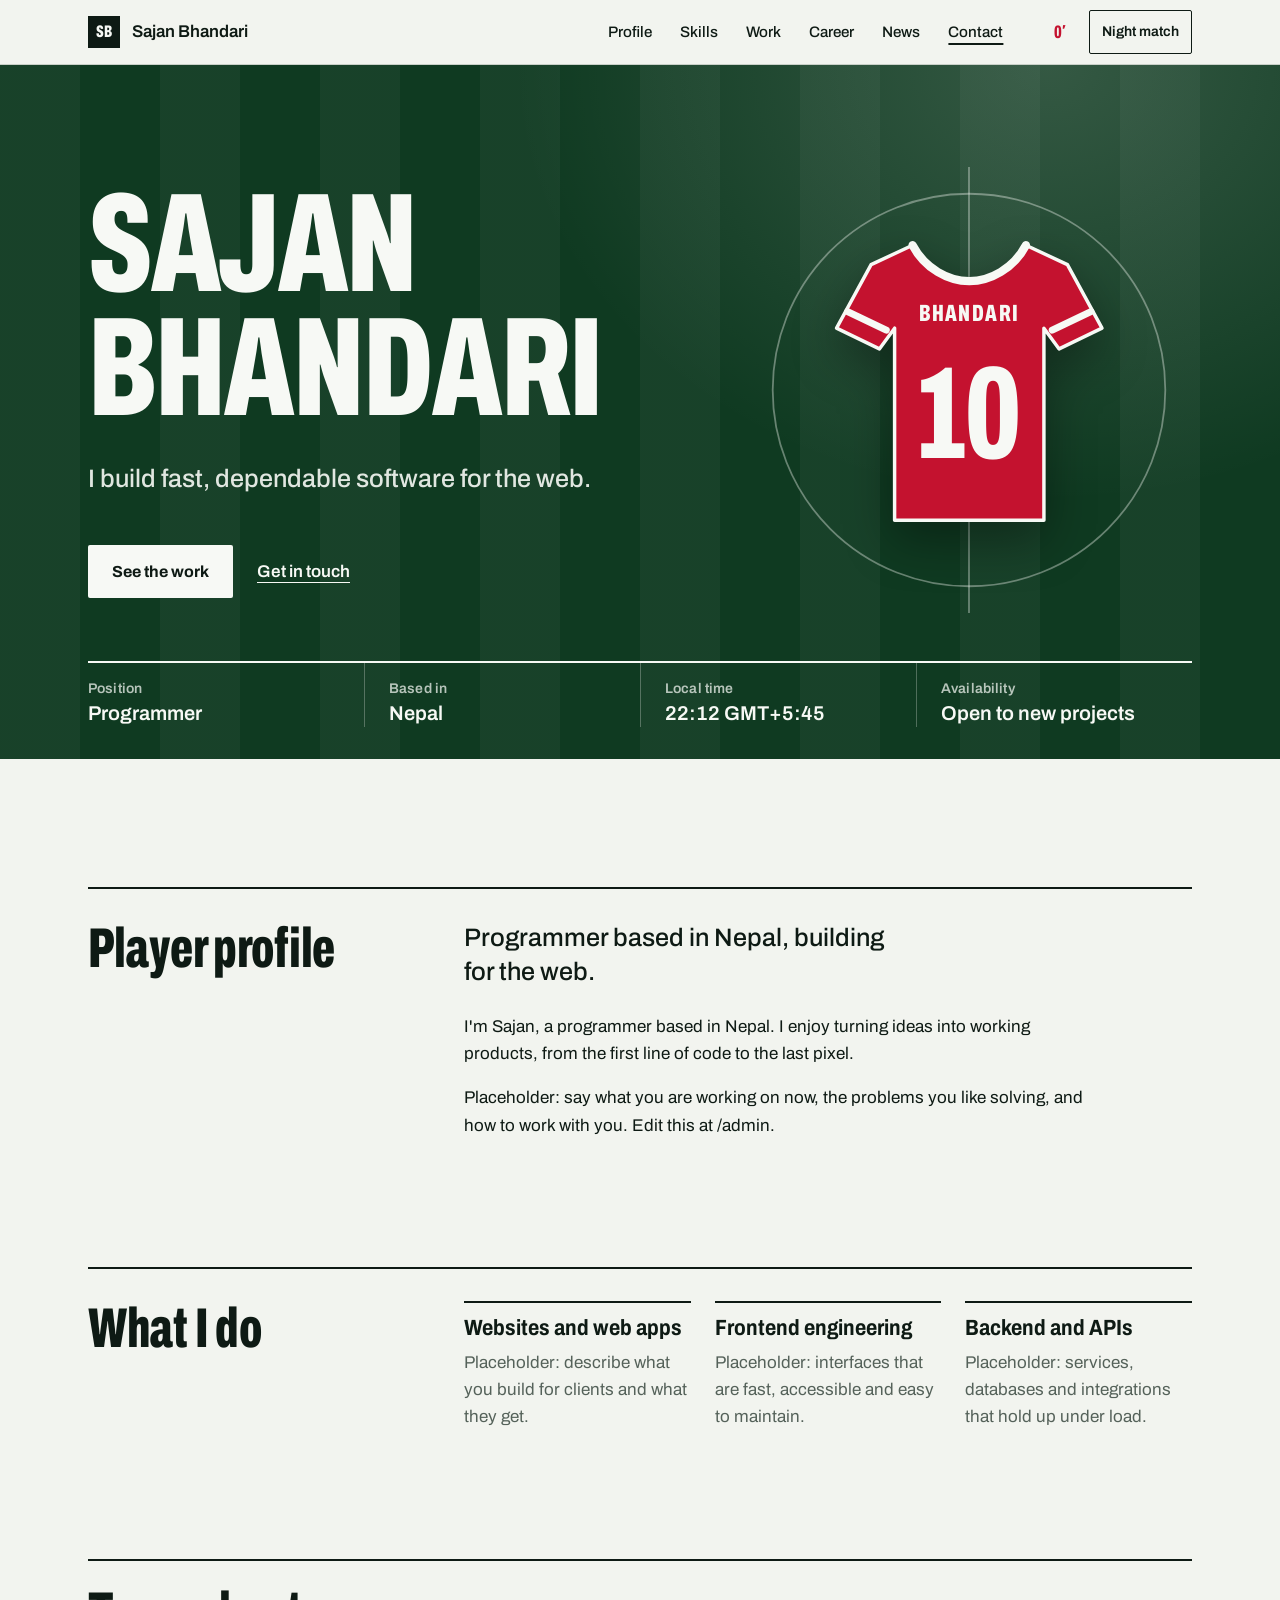
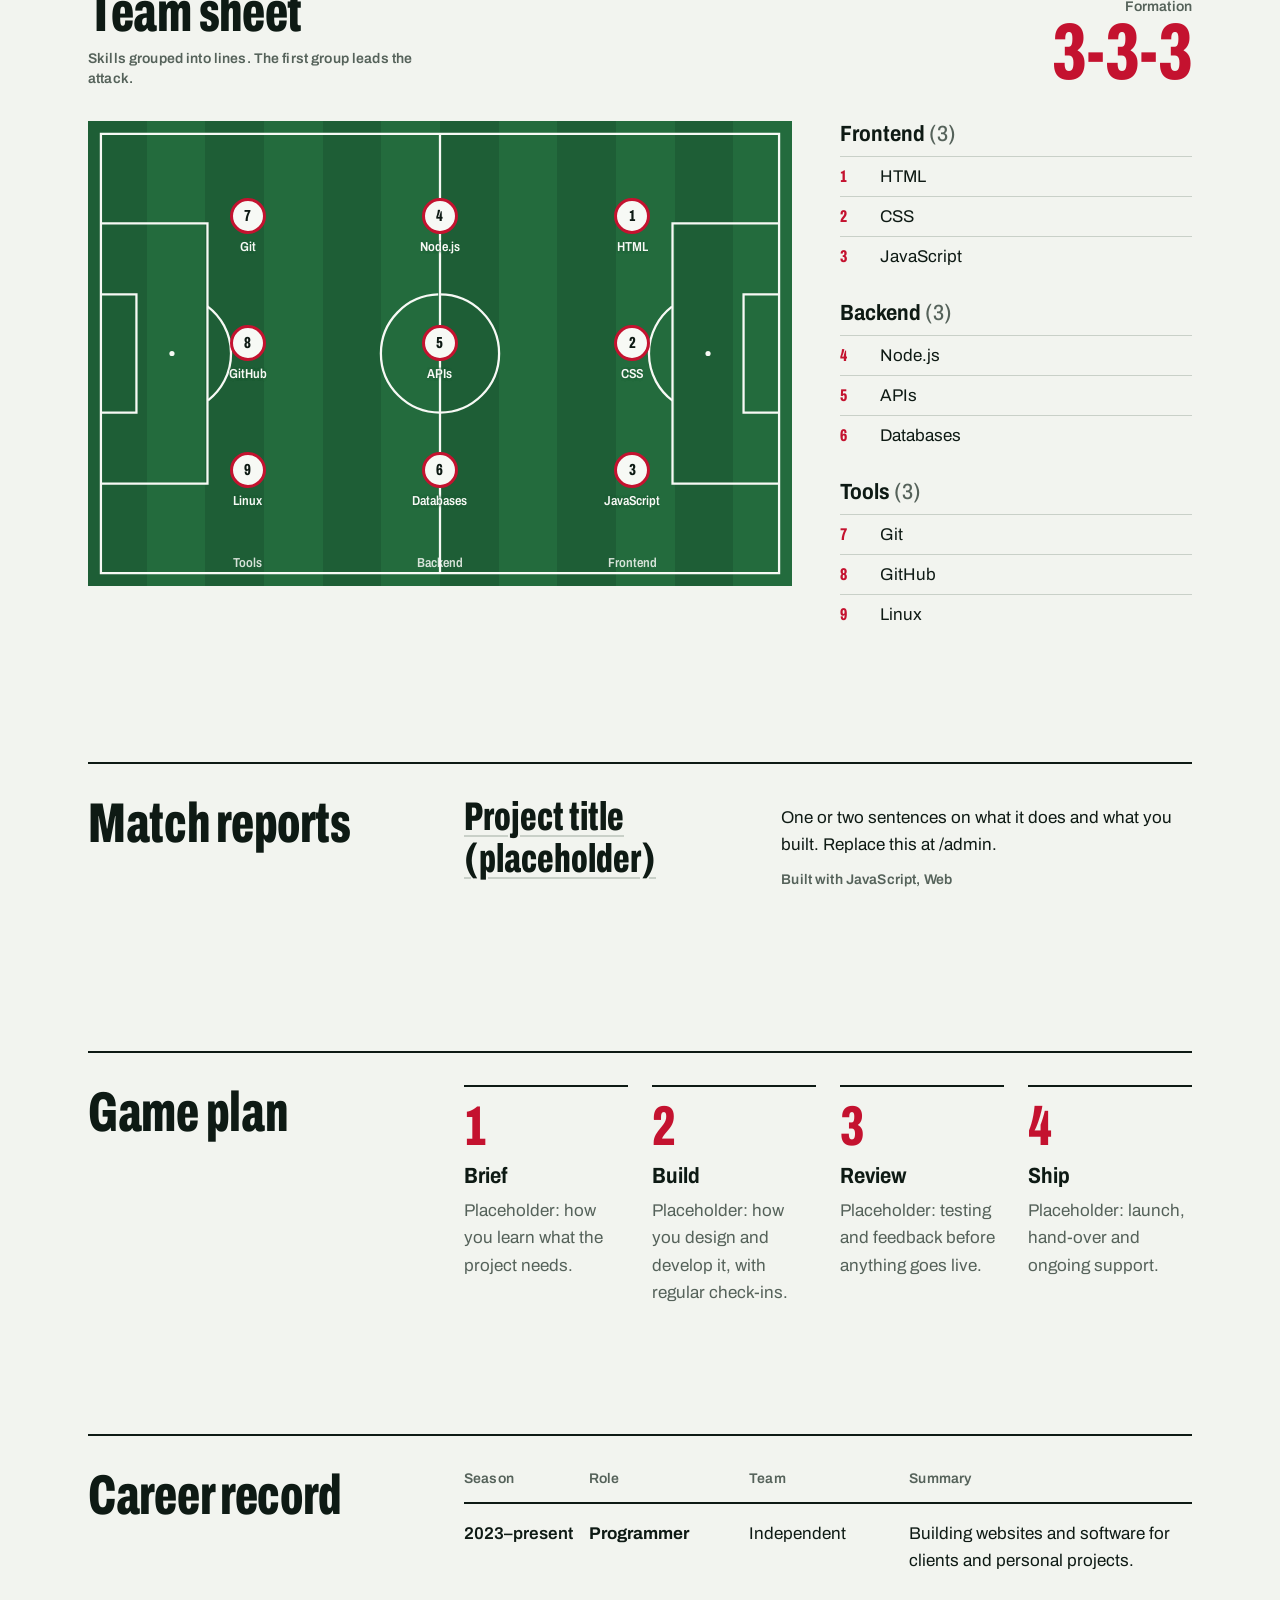
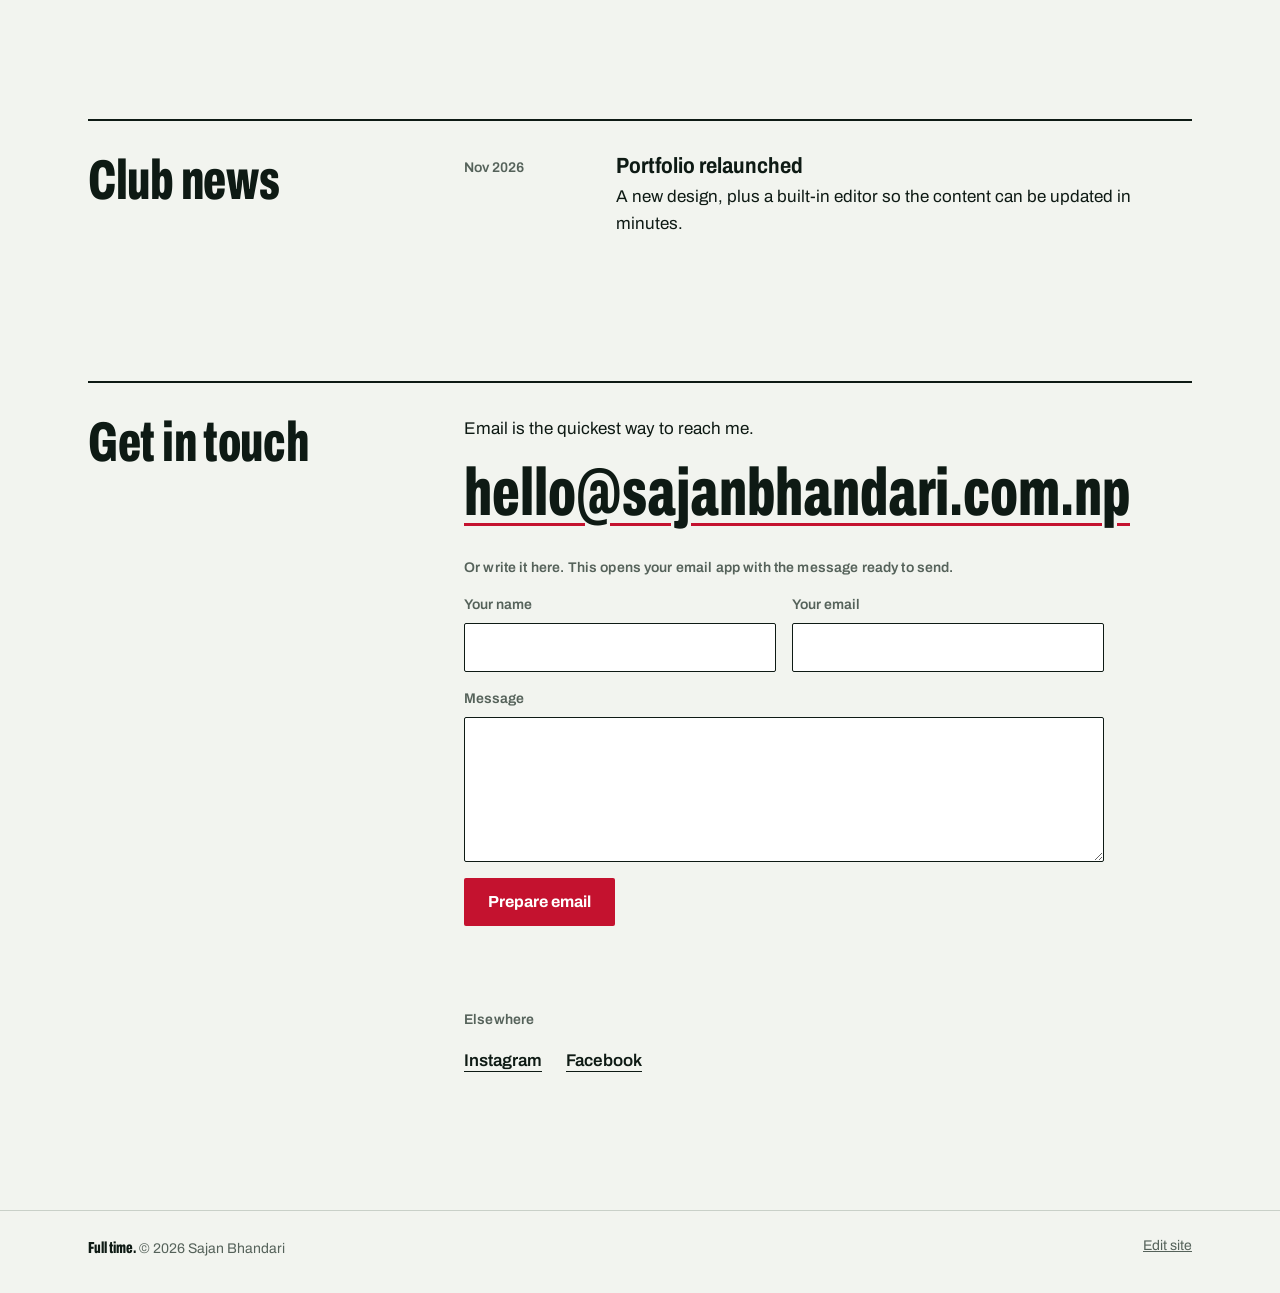
<file: index.html>
<!DOCTYPE html>
<html lang="en">
<head>
  <meta charset="utf-8">
  <meta name="viewport" content="width=device-width, initial-scale=1">
  <title>Sajan Bhandari, programmer in Nepal</title>
  <meta name="description" content="Portfolio of Sajan Bhandari, a programmer building things for the web.">
  <meta name="theme-color" content="#0F3A21">
  <meta property="og:type" content="website">
  <meta property="og:title" content="Sajan Bhandari, programmer in Nepal">
  <meta property="og:description" content="Portfolio of Sajan Bhandari, a programmer building things for the web.">
  <meta property="og:url" content="https://sajanbhandari.com.np/">
  <meta property="og:image" content="https://sajanbhandari.com.np/assets/og.png">
  <meta property="og:image:width" content="1200">
  <meta property="og:image:height" content="630">
  <meta name="twitter:card" content="summary_large_image">
  <meta name="twitter:image" content="https://sajanbhandari.com.np/assets/og.png">
  <script type="application/ld+json">{"@context":"https://schema.org","@type":"Person","name":"Sajan Bhandari","jobTitle":"Programmer","url":"https://sajanbhandari.com.np","homeLocation":{"@type":"Place","name":"Nepal"}}</script>
  <link rel="icon" href="assets/favicon.svg" type="image/svg+xml">
  <link rel="preconnect" href="https://fonts.googleapis.com">
  <link rel="preconnect" href="https://fonts.gstatic.com" crossorigin>
  <link href="https://fonts.googleapis.com/css2?family=Archivo:wdth,wght@62..125,400..900&display=swap" rel="stylesheet">
  <link rel="stylesheet" href="css/style.css">
  <script>try{var t=localStorage.getItem('theme');if(!t&&matchMedia('(prefers-color-scheme: dark)').matches)t='dark';if(t)document.documentElement.dataset.theme=t}catch(e){}</script>
</head>
<body>
  <a class="skip" href="#main">Skip to content</a>

  <header class="masthead">
    <div class="wrap masthead-inner">
      <a class="brand" href="#top" aria-label="Back to top"><span class="brand-mark" id="brand">SB</span><span class="brand-name" id="brand-name"></span></a>
      <nav aria-label="Primary">
        <a href="#about">Profile</a>
        <a href="#skills">Skills</a>
        <a href="#work">Work</a>
        <a href="#experience">Career</a>
        <a href="#news">News</a>
        <a href="#contact">Contact</a>
      </nav>
      <span class="clock" id="clock" aria-hidden="true">0&prime;</span>
      <button class="mode" id="mode" type="button" aria-pressed="false">Night match</button>
    </div>
    <div class="progress" id="progress" aria-hidden="true"></div>
  </header>

  <main id="main">
    <section class="hero-band" id="top">
      <div class="wrap hero">
        <div class="hero-main">
          <h1 id="name"></h1>
          <p class="lead" id="tagline"></p>
          <div class="cta">
            <a class="btn btn-primary" id="cta-work" href="#work">See the work</a>
            <a class="btn-text" href="#contact">Get in touch</a>
          </div>
        </div>
        <div class="hero-art" aria-hidden="true">
          <svg class="hero-lines" viewBox="0 0 500 500" focusable="false">
            <path class="mk" pathLength="1" d="M250 30a220 220 0 1 1 0 440a220 220 0 1 1 0-440"/>
            <path class="mk" pathLength="1" d="M250 0V500"/>
            <circle class="spot" cx="250" cy="250" r="4"/>
          </svg>
          <svg class="jersey" id="jersey" viewBox="0 0 400 440" focusable="false">
            <path d="M118 22 58 50 8 142l62 30 22-30V420h216V142l22 30 62-30-50-92-60-28c-18 34-52 52-82 52s-64-18-82-52Z" fill="#C4122F" stroke="#F7F9F5" stroke-width="5" stroke-linejoin="round"/>
            <path d="M118 22c18 34 52 52 82 52s64-18 82-52" fill="none" stroke="#F7F9F5" stroke-width="12" stroke-linecap="round"/>
            <path d="M24 118l56 27M376 118l-56 27" stroke="#F7F9F5" stroke-width="10" stroke-linecap="round"/>
            <text id="jersey-name" x="200" y="132" text-anchor="middle" fill="#F7F9F5" font-size="32" font-weight="800" style="font-stretch:62%;letter-spacing:.06em"></text>
            <text id="jersey-number" x="200" y="330" text-anchor="middle" fill="#F7F9F5" font-size="190" font-weight="800" style="font-stretch:62%"></text>
          </svg>
        </div>
        <dl class="facts" id="facts">
          <div class="fact" id="fact-role"><dt>Position</dt><dd id="role"></dd></div>
          <div class="fact" id="fact-location"><dt>Based in</dt><dd id="location"></dd></div>
          <div class="fact" id="fact-time"><dt>Local time</dt><dd id="localtime"></dd></div>
          <div class="fact" id="fact-availability"><dt>Availability</dt><dd id="availability"></dd></div>
        </dl>
      </div>
    </section>

    <section id="about" class="section">
      <div class="wrap section-grid">
        <h2 class="section-title">Player profile</h2>
        <div class="section-body about-grid" id="about-grid">
          <div>
            <p class="about-lead" id="about-heading"></p>
            <div class="prose" id="about-body"></div>
          </div>
          <figure class="portrait" id="avatar" hidden></figure>
        </div>
      </div>
    </section>

    <section id="services" class="section">
      <div class="wrap section-grid">
        <h2 class="section-title">What I do</h2>
        <ul class="services section-body" id="services-list"></ul>
      </div>
    </section>

    <section id="skills" class="section teamsheet">
      <div class="wrap">
        <header class="teamsheet-head">
          <div>
            <h2 class="section-title">Team sheet</h2>
            <p class="small" id="ts-note">Skills grouped into lines. The first group leads the attack.</p>
          </div>
          <p class="formation" id="formation" hidden><span class="small">Formation</span><strong id="formation-figure"></strong></p>
        </header>
        <div class="teamsheet-grid">
          <div class="pitch" id="pitch" aria-hidden="true">
            <svg class="markings markings--h" viewBox="-2 -2 109 72" preserveAspectRatio="none" focusable="false">
              <path class="mk" pathLength="1" d="M0 0H105V68H0Z"/>
              <path class="mk" pathLength="1" d="M52.5 0V68"/>
              <path class="mk" pathLength="1" d="M52.5 24.85a9.15 9.15 0 1 1 0 18.3a9.15 9.15 0 1 1 0-18.3"/>
              <path class="mk" pathLength="1" d="M0 13.84H16.5V54.16H0"/>
              <path class="mk" pathLength="1" d="M105 13.84H88.5V54.16H105"/>
              <path class="mk" pathLength="1" d="M0 24.84H5.5V43.16H0"/>
              <path class="mk" pathLength="1" d="M105 24.84H99.5V43.16H105"/>
              <path class="mk" pathLength="1" d="M16.5 26.69A9.15 9.15 0 0 1 16.5 41.31"/>
              <path class="mk" pathLength="1" d="M88.5 41.31A9.15 9.15 0 0 1 88.5 26.69"/>
              <circle class="spot" cx="52.5" cy="34" r=".4"/><circle class="spot" cx="11" cy="34" r=".4"/><circle class="spot" cx="94" cy="34" r=".4"/>
            </svg>
            <svg class="markings markings--v" viewBox="-2 -2 72 109" preserveAspectRatio="none" focusable="false">
              <path class="mk" pathLength="1" d="M0 0H68V105H0Z"/>
              <path class="mk" pathLength="1" d="M0 52.5H68"/>
              <path class="mk" pathLength="1" d="M24.85 52.5a9.15 9.15 0 1 0 18.3 0a9.15 9.15 0 1 0-18.3 0"/>
              <path class="mk" pathLength="1" d="M13.84 0V16.5H54.16V0"/>
              <path class="mk" pathLength="1" d="M13.84 105V88.5H54.16V105"/>
              <path class="mk" pathLength="1" d="M24.84 0V5.5H43.16V0"/>
              <path class="mk" pathLength="1" d="M24.84 105V99.5H43.16V105"/>
              <path class="mk" pathLength="1" d="M26.69 16.5A9.15 9.15 0 0 0 41.31 16.5"/>
              <path class="mk" pathLength="1" d="M26.69 88.5A9.15 9.15 0 0 1 41.31 88.5"/>
              <circle class="spot" cx="34" cy="52.5" r=".4"/><circle class="spot" cx="34" cy="11" r=".4"/><circle class="spot" cx="34" cy="94" r=".4"/>
            </svg>
            <div class="formation-lines" id="formation-lines"></div>
          </div>
          <div class="squad" id="squad"></div>
        </div>
      </div>
    </section>

    <section id="work" class="section">
      <div class="wrap section-grid">
        <h2 class="section-title">Match reports</h2>
        <ul class="reports section-body" id="projects"></ul>
      </div>
    </section>

    <section id="process" class="section">
      <div class="wrap section-grid">
        <h2 class="section-title">Game plan</h2>
        <ol class="plan section-body" id="plan-list"></ol>
      </div>
    </section>

    <section id="experience" class="section">
      <div class="wrap section-grid">
        <h2 class="section-title">Career record</h2>
        <div class="section-body table-wrap">
          <table class="record">
            <caption class="sr-only">Career record</caption>
            <thead><tr><th scope="col">Season</th><th scope="col">Role</th><th scope="col">Team</th><th scope="col">Summary</th></tr></thead>
            <tbody id="experience-list"></tbody>
          </table>
        </div>
      </div>
    </section>

    <section id="quotes" class="section">
      <div class="wrap section-grid">
        <h2 class="section-title">Kind words</h2>
        <div class="quotes section-body" id="quotes-list"></div>
      </div>
    </section>

    <section id="news" class="section">
      <div class="wrap section-grid">
        <h2 class="section-title">Club news</h2>
        <ul class="news section-body" id="news-list"></ul>
      </div>
    </section>

    <section id="contact" class="section">
      <div class="wrap section-grid">
        <h2 class="section-title">Get in touch</h2>
        <div class="section-body">
          <p id="mail-intro">Email is the quickest way to reach me.</p>
          <a class="mail" id="mail" href="#"></a>
          <p><a class="btn-text" id="cv" href="#" hidden>Download CV</a></p>
          <form class="form" id="form" novalidate>
            <p class="small">Or write it here. This opens your email app with the message ready to send.</p>
            <label>Your name<input id="f-name" name="name" autocomplete="name" required></label>
            <label>Your email<input id="f-email" name="email" type="email" autocomplete="email" required></label>
            <label class="wide">Message<textarea id="f-msg" name="message" rows="5" required></textarea></label>
            <button class="btn btn-send" type="submit">Prepare email</button>
            <p class="form-note" id="form-note" role="status"></p>
          </form>
          <div id="elsewhere">
            <p class="small">Elsewhere</p>
            <ul class="socials" id="socials"></ul>
          </div>
        </div>
      </div>
    </section>
  </main>

  <footer class="site-foot">
    <div class="wrap foot-inner">
      <span><span class="ft">Full time.</span> <span id="copy"></span></span>
      <a href="admin/">Edit site</a>
    </div>
  </footer>

  <noscript><p class="noscript">This page needs JavaScript to load its content.</p></noscript>
  <script src="js/main.js"></script>
</body>
</html>
</file>
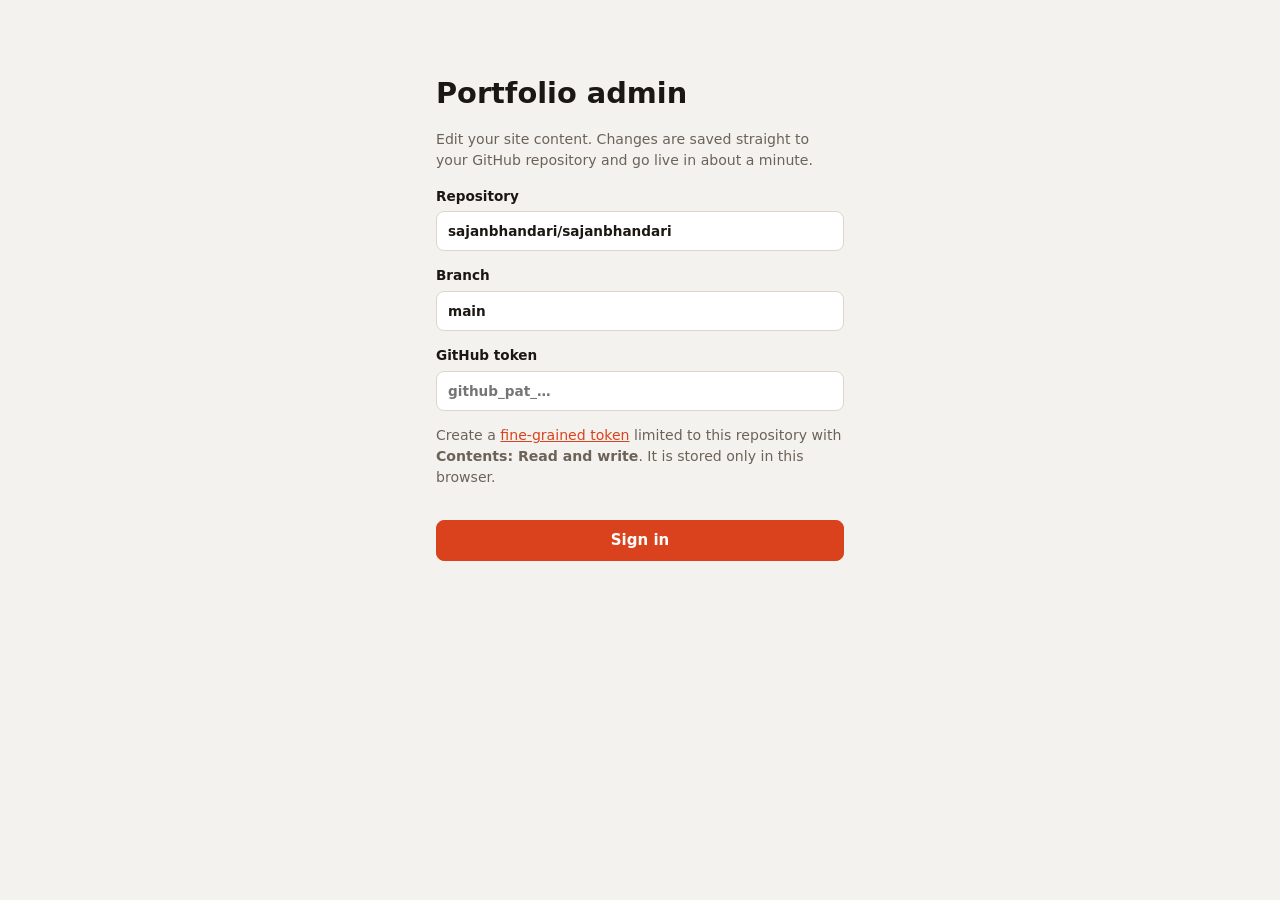
<file: admin/index.html>
<!DOCTYPE html>
<html lang="en">
<head>
  <meta charset="utf-8">
  <meta name="viewport" content="width=device-width, initial-scale=1">
  <meta name="robots" content="noindex">
  <title>Portfolio Admin</title>
  <link rel="stylesheet" href="admin.css">
</head>
<body>
  <!-- Login -->
  <main id="login" class="login">
    <h1>Portfolio admin</h1>
    <p class="hint">Edit your site content. Changes are saved straight to your GitHub repository and go live in about a minute.</p>
    <form id="login-form">
      <label>Repository <input id="repo" required placeholder="owner/repo" value="sajanbhandari/sajanbhandari"></label>
      <label>Branch <input id="branch" required value="main"></label>
      <label>GitHub token
        <input id="token" type="password" required autocomplete="off" placeholder="github_pat_…">
      </label>
      <p class="hint">Create a <a href="https://github.com/settings/personal-access-tokens/new" target="_blank" rel="noopener">fine-grained token</a>
        limited to this repository with <b>Contents: Read and write</b>. It is stored only in this browser.</p>
      <button class="primary" type="submit">Sign in</button>
      <p id="login-error" class="error" role="alert"></p>
    </form>
  </main>

  <!-- Editor -->
  <div id="app" hidden>
    <header class="bar">
      <strong>Portfolio admin</strong>
      <span id="status" role="status"></span>
      <a href="../" target="_blank" rel="noopener">View site ↗</a>
      <button id="logout" type="button">Sign out</button>
      <button id="save" class="primary" type="button">Save &amp; publish</button>
    </header>
    <main id="form" class="form"></main>
  </div>
  <script src="admin.js"></script>
</body>
</html>
</file>
<file: css/style.css>
[hidden] { display: none !important; }

:root {
  --paper: #F2F4EF;
  --ink: #0E1A14;
  --slate: #55625A;
  --rule: #C9D0C8;
  --turf: #1E5E36;
  --turf-2: #236B3D;
  --line: #F7F9F5;
  --kit: #C4122F;
  --font: "Archivo", "Helvetica Neue", Arial, sans-serif;
  --s1: 4px; --s2: 8px; --s3: 12px; --s4: 16px; --s5: 24px; --s6: 32px; --s7: 48px; --s8: 64px; --s9: 96px;
}

*, *::before, *::after { box-sizing: border-box; }
html { scroll-padding-top: 80px; }
@media (prefers-reduced-motion: no-preference) { html { scroll-behavior: smooth; } }
body {
  margin: 0; background: var(--paper); color: var(--ink);
  font: 400 1.0625rem/1.6 var(--font); -webkit-font-smoothing: antialiased;
}
h1, h2, h3, p, dl, dd, ul, ol, figure { margin: 0; padding: 0; }
ul, ol { list-style: none; }
a { color: inherit; }
img { display: block; max-width: 100%; }
:focus-visible { outline: 3px solid var(--ink); outline-offset: 3px; }
.small { font-size: .875rem; line-height: 1.45; letter-spacing: .01em; font-weight: 600; color: var(--slate); }
.sr-only {
  position: absolute; width: 1px; height: 1px; margin: -1px; padding: 0; overflow: hidden;
  clip: rect(0 0 0 0); clip-path: inset(50%); white-space: nowrap; border: 0;
}
.skip { position: absolute; left: 16px; top: -60px; z-index: 50; padding: 10px 16px; background: var(--ink); color: var(--line); }
.skip:focus { top: 12px; }

.wrap { max-width: 1200px; margin-inline: auto; padding-inline: clamp(20px, 5vw, 48px); }

/* Masthead */
.masthead { position: sticky; top: 0; z-index: 20; background: var(--paper); border-bottom: 1px solid var(--rule); }
.masthead-inner { display: flex; align-items: center; gap: var(--s5); min-height: 64px; }
.brand { display: flex; align-items: center; gap: var(--s3); margin-right: auto; text-decoration: none; font-weight: 600; min-height: 44px; }
.brand-mark {
  display: grid; place-items: center; width: 32px; height: 32px; background: var(--ink); color: var(--line);
  font-weight: 800; font-stretch: 62%; font-size: 1.05rem; line-height: 1;
}
.masthead nav { display: flex; gap: var(--s1); overflow-x: auto; scrollbar-width: none; }
.masthead nav::-webkit-scrollbar { display: none; }
.masthead nav a {
  display: inline-flex; align-items: center; min-height: 44px; padding-inline: var(--s3); font-weight: 500; font-size: .95rem;
  text-decoration: underline 2px; text-underline-offset: 6px; white-space: nowrap; text-decoration-color: transparent;
  transition: text-decoration-color .12s;
}
.masthead nav a:hover { text-decoration-color: var(--kit); }
.masthead nav a[aria-current="true"] { text-decoration-color: var(--ink); }
@media (max-width: 559px) { .brand-name { display: none; } }

/* Hero */
.hero-band {
  --hr: rgba(247, 249, 245, .28);
  position: relative; overflow: hidden; background-color: #0F3A21; color: var(--line);
  background-image:
    radial-gradient(60% 90% at 82% 0%, rgba(247, 249, 245, .16), transparent 70%),
    repeating-linear-gradient(90deg, rgba(247, 249, 245, .04) 0 6.25%, transparent 6.25% 12.5%);
}
.hero {
  display: grid; grid-template-columns: repeat(12, minmax(0, 1fr)); column-gap: 24px; row-gap: var(--s7); align-items: center;
  padding-block: clamp(48px, 8vw, 104px) var(--s6);
}
.hero-main { grid-column: 1 / 8; min-width: 0; }
h1 {
  font-weight: 800; font-stretch: 62%; font-size: clamp(3.5rem, 1.6rem + 9vw, 9rem); line-height: .88; letter-spacing: -.01em;
  text-transform: uppercase; overflow-wrap: anywhere; text-wrap: balance; max-width: 9ch;
}
.lead { margin-top: var(--s6); max-width: 34ch; font-size: clamp(1.25rem, 1.1rem + .6vw, 1.75rem); line-height: 1.35; font-weight: 500; }
.hero .lead { color: rgba(247, 249, 245, .9); }
.cta { display: flex; flex-wrap: wrap; align-items: center; gap: var(--s5); margin-top: var(--s7); }
.btn { display: inline-flex; align-items: center; min-height: 48px; padding: 14px 24px; border-radius: 2px; font-weight: 700; text-decoration: none; border: 0; font-family: inherit; font-size: 1rem; cursor: pointer; transition: background-color .12s; }
.btn-primary { background: var(--line); color: var(--ink); }
.btn-primary:hover { background: #dfe6dc; }
.btn-text { display: inline-flex; align-items: center; min-height: 44px; font-weight: 600; text-decoration: underline 1px; text-underline-offset: 5px; }
.btn-text:hover { text-decoration-thickness: 2px; }
.hero-art { grid-column: 8 / 13; position: relative; aspect-ratio: 1; width: 100%; max-width: 460px; justify-self: end; }
.hero-lines { position: absolute; inset: 0; width: 100%; height: 100%; fill: none; stroke: rgba(247, 249, 245, .38); stroke-width: 2; overflow: visible; }
.hero-lines .spot { fill: rgba(247, 249, 245, .6); stroke: none; }
.jersey { position: absolute; left: 19%; top: 14%; width: 62%; height: auto; filter: drop-shadow(0 18px 24px rgba(0, 0, 0, .35)); }
.portrait { aspect-ratio: 4/5; background: var(--rule); overflow: hidden; }
.portrait img { width: 100%; height: 100%; object-fit: cover; }
.facts {
  grid-column: 1 / -1; display: grid; grid-template-columns: repeat(auto-fit, minmax(0, 1fr)); border-top: 2px solid var(--line);
}
.fact { padding: var(--s4) var(--s5) 0 0; min-width: 0; }
.fact + .fact { padding-left: var(--s5); border-left: 1px solid var(--hr); }
.fact dt { font-size: .875rem; line-height: 1.45; letter-spacing: .01em; font-weight: 600; color: rgba(247, 249, 245, .72); }
.fact dd { font-size: 1.25rem; font-weight: 600; line-height: 1.35; }

/* Sections */
.section { padding-block: clamp(64px, 10vw, 128px) 0; }
.section-grid {
  display: grid; grid-template-columns: repeat(12, minmax(0, 1fr)); column-gap: 24px; row-gap: var(--s5);
}
.section-grid::before { content: ""; grid-column: 1 / -1; border-top: 2px solid var(--ink); margin-bottom: var(--s2); }
.section-title { font-weight: 800; font-stretch: 62%; font-size: clamp(2.25rem, 1.5rem + 3vw, 3.5rem); line-height: 1; letter-spacing: -.005em; }
.section-grid > .section-title { grid-column: 1 / 5; }
.section-body { grid-column: 5 / 13; min-width: 0; }
.about-lead { max-width: 30ch; font-size: clamp(1.25rem, 1.1rem + .6vw, 1.75rem); line-height: 1.35; font-weight: 500; }
.prose { margin-top: var(--s5); }
.prose p { max-width: 62ch; }
.prose p + p { margin-top: 1em; }

/* Team sheet */
.teamsheet-head { border-top: 2px solid var(--ink); padding-top: var(--s5); }
.teamsheet-head { display: flex; justify-content: space-between; align-items: end; gap: var(--s5); margin-bottom: var(--s6); }
.teamsheet-head .small { margin-top: var(--s2); max-width: 46ch; }
.formation { display: flex; flex-direction: column; align-items: flex-end; text-align: right; }
.formation strong { font-weight: 800; font-stretch: 62%; font-size: clamp(3rem, 2rem + 4vw, 5rem); line-height: .9; color: var(--kit); font-variant-numeric: tabular-nums; white-space: nowrap; }
.teamsheet-grid { display: grid; grid-template-columns: minmax(0, 8fr) minmax(0, 4fr); gap: var(--s5) var(--s7); align-items: start; }
.teamsheet--list .teamsheet-grid { grid-template-columns: minmax(0, 1fr); }
.teamsheet--list .squad { display: grid; grid-template-columns: repeat(auto-fit, minmax(14rem, 1fr)); gap: var(--s5) var(--s6); }

.pitch {
  position: relative; aspect-ratio: 109 / 72;
  background: repeating-linear-gradient(90deg,
    var(--turf) 0 8.3333%, var(--turf-2) 8.3333% 16.6667%);
}
.markings { position: absolute; inset: 0; width: 100%; height: 100%; fill: none; stroke: var(--line); stroke-width: .35; overflow: visible; }
.markings .spot { fill: var(--line); stroke: none; }
.markings--v { display: none; }
.formation-lines { position: absolute; inset: 9%; display: flex; flex-direction: row; }
.fl { flex: 1; position: relative; display: flex; flex-direction: column; justify-content: space-around; align-items: center; min-width: 0; }
.fl-label {
  position: absolute; bottom: -7%; left: 50%; translate: -50% 0; white-space: nowrap;
  font-size: .8125rem; line-height: 1.2; font-weight: 600; font-stretch: 85%; color: var(--line); opacity: .85;
}
.dot { display: flex; flex-direction: column; align-items: center; gap: 6px; max-width: 100%; }
.dot-num {
  display: grid; place-items: center; width: 2.25rem; height: 2.25rem; border-radius: 50%;
  background: var(--line); border: 3px solid var(--kit); color: var(--ink);
  font-weight: 800; font-stretch: 62%; font-size: 1rem; line-height: 1; font-variant-numeric: tabular-nums;
  transition: background-color .15s, color .15s, scale .15s, border-color .15s;
}
.dot-label {
  max-width: 100%; overflow: hidden; text-overflow: ellipsis; white-space: nowrap;
  font-size: .8125rem; line-height: 1.2; font-weight: 600; font-stretch: 85%; color: var(--line);
  text-shadow: 0 0 3px var(--turf), 0 0 3px var(--turf);
}
.dot.is-on .dot-num { background: var(--ink); color: var(--line); border-color: var(--line); scale: 1.12; }

.squad-group + .squad-group { margin-top: var(--s5); }
.teamsheet--list .squad-group + .squad-group { margin-top: 0; }
.squad h3 { font-size: 1.375rem; font-weight: 700; font-stretch: 85%; line-height: 1.2; margin-bottom: var(--s2); }
.squad .count { color: var(--slate); font-weight: 500; }
.squad li { display: grid; grid-template-columns: 2.5rem minmax(0, 1fr); padding: 6px 0; border-top: 1px solid var(--rule); }
.squad .num { color: var(--kit); font-weight: 800; font-stretch: 62%; font-variant-numeric: tabular-nums; }
.squad li.is-on .name { text-decoration: underline 2px var(--kit); text-underline-offset: 4px; }

@media (max-width: 899px) {
  .teamsheet-grid { grid-template-columns: minmax(0, 1fr); }
  .squad { display: grid; grid-template-columns: repeat(auto-fit, minmax(12rem, 1fr)); gap: var(--s5) var(--s6); }
  .squad-group + .squad-group { margin-top: 0; }
}
@media (max-width: 559px) {
  .pitch { aspect-ratio: 72 / 109; background: repeating-linear-gradient(180deg, var(--turf) 0 8.3333%, var(--turf-2) 8.3333% 16.6667%); }
  .markings--h { display: none; }
  .markings--v { display: block; }
  .formation-lines { inset: 7% 8%; flex-direction: column-reverse; }
  .fl { flex-direction: row; }
  .dot-label, .fl-label { display: none; }
  .dot-num { width: 2rem; height: 2rem; font-size: .875rem; }
}

/* Work */
.reports > li { border-top: 1px solid var(--rule); padding-block: var(--s6); }
.reports > li:first-child { border-top: 0; padding-top: 0; }
.report { display: grid; grid-template-columns: minmax(0, 5fr) minmax(0, 7fr); gap: var(--s5); }
.report-media { aspect-ratio: 16 / 10; background: var(--rule); overflow: hidden; }
.report-media img { width: 100%; height: 100%; object-fit: cover; }
.report-body { min-width: 0; }
.report-title { font-size: 1.375rem; font-weight: 700; font-stretch: 85%; line-height: 1.2; overflow-wrap: anywhere; }
.report-title a { text-decoration: underline 2px var(--rule); text-underline-offset: 5px; transition: text-decoration-color .12s; }
.report-title a:hover { text-decoration-color: var(--kit); }
.report-body p { margin-top: var(--s2); max-width: 56ch; }
.report-body .report-tags { margin-top: var(--s3); }
.report--text .report-title { font-size: clamp(1.75rem, 1.2rem + 2vw, 2.5rem); font-weight: 800; font-stretch: 62%; line-height: 1.05; }
@media (max-width: 559px) { .report { grid-template-columns: minmax(0, 1fr); } }

/* Experience */
.table-wrap { overflow-x: auto; }
.record { width: 100%; border-collapse: collapse; text-align: left; }
.record thead th { padding: 0 var(--s4) var(--s3) 0; border-bottom: 2px solid var(--ink); font-size: .875rem; font-weight: 600; letter-spacing: .01em; color: var(--slate); text-align: left; }
.record td, .record tbody th { padding: var(--s4) var(--s4) var(--s4) 0; vertical-align: top; border-top: 1px solid var(--rule); text-align: left; }
.record tbody tr:first-child td, .record tbody tr:first-child th { border-top: 0; }
.record tbody th { font-weight: 700; }
.record .season { font-weight: 600; font-variant-numeric: tabular-nums; white-space: nowrap; }
.record th:nth-child(1) { width: 16%; } .record th:nth-child(2) { width: 22%; } .record th:nth-child(3) { width: 22%; }
@media (max-width: 699px) {
  .record thead { position: absolute; width: 1px; height: 1px; overflow: hidden; clip-path: inset(50%); }
  .record, .record tbody, .record tr, .record td, .record tbody th { display: block; }
  .record tr { padding-block: var(--s4); border-top: 1px solid var(--rule); }
  .record tbody tr:first-child { border-top: 0; padding-top: 0; }
  .record td, .record tbody th { padding: 2px 0; border: 0 !important; }
  .record td::before, .record tbody th::before { content: attr(data-label); display: block; font-size: .875rem; font-weight: 600; color: var(--slate); }
  .record tbody th { font-weight: 700; }
}

/* Contact */
.mail {
  display: inline-block; margin-block: var(--s4) var(--s6); font-weight: 800; font-stretch: 62%; line-height: 1;
  font-size: clamp(1.75rem, 1rem + 4vw, 4.5rem); text-decoration: underline 3px var(--kit); text-underline-offset: 8px; overflow-wrap: anywhere;
}
.socials { display: flex; flex-wrap: wrap; gap: var(--s2) var(--s5); margin-top: var(--s2); }
.socials a { display: inline-flex; align-items: center; min-height: 44px; font-weight: 600; text-decoration: underline 1px; text-underline-offset: 5px; }
.socials a:hover, .mail:hover { text-decoration-color: var(--ink); }

.site-foot { margin-top: clamp(64px, 10vw, 128px); border-top: 1px solid var(--rule); }
.foot-inner { display: flex; flex-wrap: wrap; justify-content: space-between; gap: var(--s2) var(--s5); padding-block: var(--s5) var(--s6); font-size: .875rem; color: var(--slate); }
.noscript { padding: var(--s5); text-align: center; }

@media (max-width: 899px) {
  .hero-main, .hero-art { grid-column: 1 / -1; }
  .hero-art { justify-self: start; max-width: 340px; }
  .facts { grid-template-columns: minmax(0, 1fr); }
  .fact, .fact + .fact { display: grid; grid-template-columns: 9rem minmax(0, 1fr); padding: var(--s3) 0; border-left: 0; border-top: 1px solid var(--hr); }
  .fact:first-child { border-top: 0; }
  .section-grid > .section-title, .section-body { grid-column: 1 / -1; }
}

@media (prefers-reduced-motion: no-preference) {
  .pitch.is-armed .mk { stroke-dasharray: 1; stroke-dashoffset: 1; }
  .pitch.is-armed .spot, .pitch.is-armed .dot { opacity: 0; }
  .pitch.is-armed .dot { scale: .6; }
  .pitch.is-live .mk { stroke-dashoffset: 0; transition: stroke-dashoffset .7s cubic-bezier(.2, .7, .2, 1); }
  .pitch.is-live .spot { opacity: 1; transition: opacity .2s .5s; }
  .pitch.is-live .dot { opacity: 1; scale: 1; transition: opacity .28s, scale .28s; transition-delay: calc(450ms + var(--i, 0) * 90ms); }
  .pitch.is-live .dot.is-on { scale: 1; }
}
@media (prefers-reduced-motion: reduce) { * { transition-duration: 0s !important; } }
.pitch :focus-visible { outline-color: var(--line); }

/* About portrait, services, quotes, news, form */
.about-grid { display: grid; grid-template-columns: minmax(0, 1fr) 240px; gap: var(--s6); align-items: start; }
.about-grid .portrait { width: 240px; }
.about-grid.no-photo { grid-template-columns: minmax(0, 1fr); }
@media (max-width: 699px) { .about-grid { grid-template-columns: minmax(0, 1fr); } .about-grid .portrait { max-width: 320px; width: 100%; } }

.services { display: grid; grid-template-columns: repeat(auto-fit, minmax(13rem, 1fr)); gap: var(--s6) var(--s5); }
.services li { border-top: 2px solid var(--ink); padding-top: var(--s3); }
.services h3 { font-size: 1.375rem; font-weight: 700; font-stretch: 85%; line-height: 1.2; }
.services p { margin-top: var(--s2); color: var(--slate); }

.quotes { display: grid; gap: var(--s6); }
.quotes blockquote { margin: 0; max-width: 40ch; }
.quotes blockquote p { font-size: clamp(1.375rem, 1.1rem + 1.2vw, 2rem); line-height: 1.3; font-weight: 500; }
.quotes cite { display: block; margin-top: var(--s3); font-style: normal; }
.quotes cite strong { font-weight: 700; }

.news > li { display: grid; grid-template-columns: 8rem minmax(0, 1fr); gap: var(--s5); padding-block: var(--s4); border-top: 1px solid var(--rule); }
.news > li:first-child { border-top: 0; padding-top: 0; }
.news time { font-size: .875rem; font-weight: 600; color: var(--slate); font-variant-numeric: tabular-nums; padding-top: .3em; }
.news h3 { font-size: 1.375rem; font-weight: 700; font-stretch: 85%; line-height: 1.2; }
.news h3 a { text-decoration: underline 2px var(--rule); text-underline-offset: 5px; transition: text-decoration-color .12s; }
.news h3 a:hover { text-decoration-color: var(--kit); }
.news p { margin-top: var(--s1); max-width: 56ch; }
@media (max-width: 559px) { .news > li { grid-template-columns: minmax(0, 1fr); gap: var(--s1); } }

.form { display: grid; grid-template-columns: repeat(2, minmax(0, 1fr)); gap: var(--s4); max-width: 640px; margin-bottom: var(--s7); }
.form .small, .form .wide, .form .btn, .form-note { grid-column: 1 / -1; }
.form label { display: grid; gap: 6px; font-size: .875rem; font-weight: 600; color: var(--slate); }
.form input, .form textarea {
  width: 100%; padding: 12px 14px; border: 1px solid var(--ink); border-radius: 2px; background: #fff; color: var(--ink);
  font: 400 1.0625rem/1.4 var(--font); min-height: 48px;
}
.form textarea { resize: vertical; }
.btn-send { justify-self: start; background: var(--kit); color: #fff; }
.btn-send:hover { background: #a60f27; }
.form-note { min-height: 1.4em; font-size: .9rem; color: var(--kit); }
@media (max-width: 559px) { .form { grid-template-columns: minmax(0, 1fr); } }

.ft { font-weight: 800; font-stretch: 62%; color: var(--ink); font-size: 1rem; }

@media (prefers-reduced-motion: no-preference) {
  .hero-lines .mk { stroke-dasharray: 1; stroke-dashoffset: 1; animation: draw 1.4s .2s cubic-bezier(.2, .7, .2, 1) forwards; }
  .hero-lines .spot, .jersey { opacity: 0; animation: rise .7s .7s ease-out forwards; }
  .jersey { transform: translateY(14px); }
}
@keyframes draw { to { stroke-dashoffset: 0; } }
@keyframes rise { to { opacity: 1; transform: none; } }

@media print {
  .masthead, .skip, .form, .hero-art, .cta { display: none !important; }
  .hero-band { background: none; color: var(--ink); }
  .fact dt { color: var(--slate); }
  .pitch { break-inside: avoid; print-color-adjust: exact; -webkit-print-color-adjust: exact; }
}

/* Match clock, theme toggle */
.masthead { position: sticky; }
.progress { position: absolute; left: 0; right: 0; bottom: -1px; height: 3px; background: var(--kit); transform: scaleX(0); transform-origin: left; }
.clock { min-width: 3.2ch; text-align: right; font-weight: 800; font-stretch: 62%; font-size: 1.125rem; font-variant-numeric: tabular-nums; color: var(--kit); }
.mode {
  min-height: 44px; padding: 0 var(--s3); border: 1px solid var(--ink); border-radius: 2px; background: transparent; color: var(--ink);
  font: 600 .875rem/1 var(--font); cursor: pointer; white-space: nowrap; transition: background-color .12s, color .12s;
}
.mode:hover { background: var(--ink); color: var(--paper); }
@media (max-width: 759px) { .clock { display: none; } }

/* Game plan: a true sequence, so it is numbered */
.plan { display: grid; grid-template-columns: repeat(auto-fit, minmax(9.5rem, 1fr)); gap: var(--s6) var(--s5); counter-reset: step; }
.plan li { counter-increment: step; border-top: 2px solid var(--ink); padding-top: var(--s3); }
.plan li::before {
  content: counter(step); display: block; font-weight: 800; font-stretch: 62%; font-size: 3.5rem; line-height: 1; color: var(--kit);
  font-variant-numeric: tabular-nums; margin-bottom: var(--s2);
}
.plan h3 { font-size: 1.375rem; font-weight: 700; font-stretch: 85%; line-height: 1.2; }
.plan p { margin-top: var(--s2); color: var(--slate); }

/* Night match: deep green, not black */
:root[data-theme="dark"] {
  --paper: #0C2016; --ink: #EEF3EC; --slate: #A8B8AD; --rule: #264234; --kit: #FF5A70;
}
:root[data-theme="dark"] .brand-mark { background: var(--ink); color: #0C2016; }
:root[data-theme="dark"] .skip { background: var(--ink); color: #0C2016; }
:root[data-theme="dark"] .btn-primary { color: #0E1A14; }
:root[data-theme="dark"] .btn-send { background: #D81E3A; color: #fff; }
:root[data-theme="dark"] .btn-send:hover { background: #B91833; }
:root[data-theme="dark"] .form input, :root[data-theme="dark"] .form textarea { background: #12301f; color: var(--ink); }
:root[data-theme="dark"] .dot-num { color: #0E1A14; }
:root[data-theme="dark"] .dot.is-on .dot-num { background: #0E1A14; color: #F7F9F5; }
:root[data-theme="dark"] .hero-band { --hr: rgba(247, 249, 245, .28); }
:root[data-theme="dark"] .mail:hover, :root[data-theme="dark"] .socials a:hover { text-decoration-color: var(--ink); }
:root[data-theme="dark"] .portrait { background: #12301f; }
:root[data-theme="dark"] .report-media { background: #12301f; }
:root[data-theme="dark"] .report-title a, :root[data-theme="dark"] .news h3 a { text-decoration-color: var(--rule); }
:root[data-theme="dark"] .report-title a:hover, :root[data-theme="dark"] .news h3 a:hover { text-decoration-color: var(--kit); }
:root[data-theme="dark"] .btn-text:hover { text-decoration-color: currentColor; }
:root[data-theme="dark"] .pitch :focus-visible, :root[data-theme="dark"] .hero-band :focus-visible { outline-color: #F7F9F5; }
</file>
<file: admin/admin.css>
:root { --bg:#f4f2ee; --card:#fff; --ink:#1b1713; --muted:#6b6258; --line:#ddd6ca; --accent:#d9421c; color-scheme: light dark; }
@media (prefers-color-scheme: dark) { :root { --bg:#14110f; --card:#1c1815; --ink:#f3ede3; --muted:#a39a8d; --line:#2e2823; --accent:#ff6a3d; } }
* { box-sizing: border-box; }
body { margin:0; background:var(--bg); color:var(--ink); font:15px/1.5 system-ui,-apple-system,"Segoe UI",sans-serif; }
a { color: var(--accent); }
.login { max-width:440px; margin:8vh auto; padding:0 16px; }
.login h1 { font-size:1.8rem; margin:0 0 8px; }
.hint { color:var(--muted); font-size:.88rem; }
.error { color:#d33; min-height:1.4em; }
label { display:block; font-weight:600; font-size:.85rem; margin:14px 0 0; }
input, textarea { display:block; width:100%; margin-top:5px; padding:9px 11px; font:inherit; color:inherit; background:var(--card); border:1px solid var(--line); border-radius:8px; }
textarea { min-height:90px; resize:vertical; }
input:focus, textarea:focus, button:focus-visible { outline:2px solid var(--accent); outline-offset:1px; }
button { font:inherit; padding:8px 14px; border-radius:8px; border:1px solid var(--line); background:var(--card); color:inherit; cursor:pointer; }
button:hover { border-color:var(--ink); }
button.primary { background:var(--accent); border-color:var(--accent); color:#fff; font-weight:600; }
button:disabled { opacity:.5; cursor:default; }
.login button.primary { margin-top:18px; width:100%; }
.bar { position:sticky; top:0; z-index:5; display:flex; align-items:center; gap:14px; padding:12px 20px; background:var(--card); border-bottom:1px solid var(--line); }
.bar strong { margin-right:auto; }
#status { color:var(--muted); font-size:.85rem; }
#status.err { color:#d33; } #status.ok { color:#2a9d57; }
.form { max-width:780px; margin:0 auto; padding:24px 16px 80px; }
.group { background:var(--card); border:1px solid var(--line); border-radius:14px; padding:6px 20px 20px; margin:0 0 24px; }
.group > h2 { font-size:1.05rem; margin:18px 0 0; }
.item { border:1px solid var(--line); border-radius:10px; padding:4px 14px 14px; margin-top:12px; background:var(--bg); }
.item-head { display:flex; align-items:center; gap:6px; margin-top:10px; }
.item-head span { margin-right:auto; font-weight:600; font-size:.85rem; color:var(--muted); }
.item-head button { padding:3px 9px; }
.add { margin-top:12px; }
.imgrow { display:flex; gap:8px; align-items:center; }
.imgrow input[type=text] { flex:1; }
.imgrow input[type=file] { display:none; }
.imgrow img { width:44px; height:44px; object-fit:cover; border-radius:6px; border:1px solid var(--line); }
@media (max-width:600px) { .bar { flex-wrap:wrap; } }
</file>
